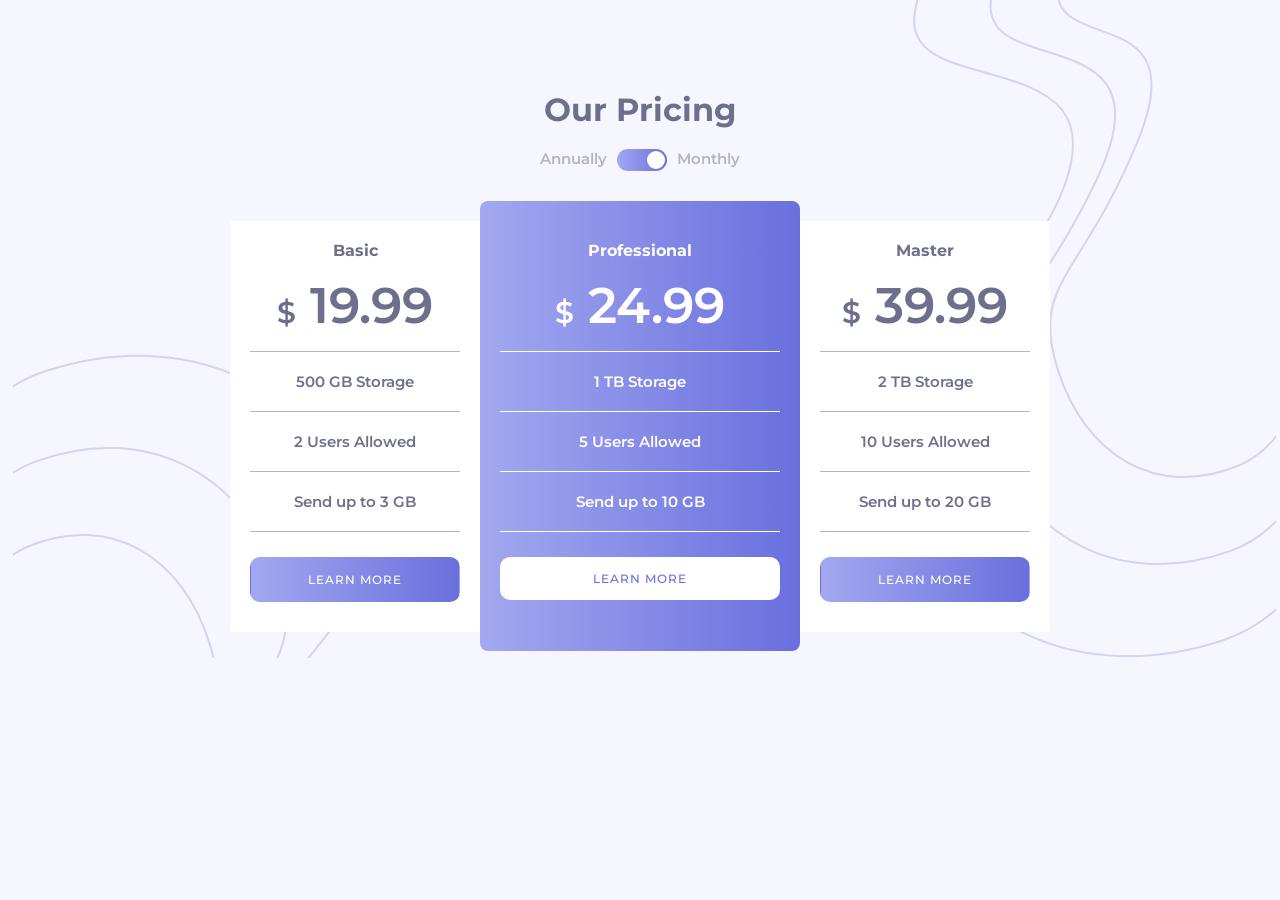
<file: index.html>
<!DOCTYPE html>
<html lang="en">
<head>
    <meta charset="UTF-8">
    <meta name="viewport" content="width=device-width, initial-scale=1.0">
    <title>Pricing Componet with toggle</title>
    <link rel="icon" type="image/png" sizes="32x32" href="./images/favicon-32x32.png">
    <link rel="stylesheet" href="style.css">
    <link rel="preconnect" href="https://fonts.googleapis.com">
<link rel="preconnect" href="https://fonts.gstatic.com" crossorigin>
<link href="https://fonts.googleapis.com/css2?family=Montserrat:ital,wght@0,100..900;1,100..900&display=swap" rel="stylesheet">
</head>
<body>

    <img id="top-svg" src="images/bg-top.svg" alt="">
    <img id="bottom-svg" src="images/bg-bottom.svg" alt="">
    <div id="container">
        

        <!-- HEADING -->
        <h1>Our Pricing</h1>
        <div class="range">
            <span class="period">Annually</span>
            <label class="toggle-btn">
                <input type="checkbox" checked>
                <span class="slider round" onclick="toggle()"></span>
            </label>

            <div class="toggle"></div>
            
            <span class="period">Monthly</span>
        </div>

    

        <!-- ANNUALLY -->
        <div id="annual-plans">
            <div id="cards">
                <div class="basic">
                    <div class="card-1">
                        <h4>Basic</h4>
                        <div class="amount">
                            <span class="currency">$</span>
                            <span class="price">19.99</span>
                        </div>
                        
                        <p>500 GB Storage</p>
                        <p>2 Users Allowed</p>
                        <p>Send up to 3 GB</p>
                        <button>Learn More</button>
                    </div>
                </div>
                
    
                <div id="Professional-card">
                    <h4>Professional</h4>
                    <div class="amount-1">
                        <span class="currency">$</span>
                        <span class="price">24.99</span>
                    </div>
                    <p>1 TB Storage</p>
                    <p>5 Users Allowed</p>
                    <p>Send up to 10 GB</p>
                    <button>Learn More</button>
                </div>
                 
                <div class="master">
                    <div class="card-1">
                        <h4>Master</h4>
                        <div class="amount">
                            <span class="currency">$</span>
                            <span class="price">39.99</span>
                        </div>
                        <p>2 TB Storage</p>
                        <p>10 Users Allowed</p>
                        <p>Send up to 20 GB</p>
                        <button>Learn More</button>
                    </div>
                </div>
                
            </div>
        </div>
        

        

        

    </div>
    <script src="main.js">

    </script>
</body>
</html>
</file>
<file: style.css>
* {
    margin: 0;
    padding: 0;
    box-sizing: border-box;
    font-family: "Montserrat", sans-serif;
}

body {
    height: 100vh;
    background-color: hsl(240, 78%, 98%);
    text-align: center;
    
}

::selection {
    color: hsl(233, 13%, 49%);
}

#top-svg {
    position: relative;
    left: 49%;
    animation: bounce 0.8s; 
    animation-direction: alternate; 
    animation-iteration-count: infinite;
    
}

@keyframes bounce {
    from {transform: translateY(-5px)};
    to {transform: translateY(5px);}
}

#bottom-svg {
    position: relative;
    right: 50%;
    animation: bounce 0.8s; 
    animation-direction: alternate; 
    animation-iteration-count: infinite;
    
}


#container {
    position: absolute;
    top: 10%;
    width: 100%;
}

#container h1 {
    color: hsl(233, 13%, 49%);
}

.period {
    color: hsl(234, 14%, 74%);
    font-size: 15px;
    font-weight: 600;
}


.range {
    width: 200px;
    display: flex;
   justify-content: center;
   margin: 20px auto;

}

.toggle-btn {
    width: 50px;
    height: 22px;
    margin: 0 auto;
    position: relative;
    display: inline-block;
}

.toggle-btn input{
   width: 0;
   height: 0;
   opacity: 0;
}

.slider {
    position: absolute;
    cursor: pointer;
    top: 0;
    left: 0;
    right: 0;
    bottom: 0;
    -webkit-transition: 0.4s;
    transition: 0.4s;
    background-image: linear-gradient(to right, hsl(236, 72%, 79%), hsl(237, 63%, 64%));
    border-radius: 20px;
    
}

.slider::before {
    position: absolute;
    content: "";
    width: 18px;
    height: 18px;
    left: 2px;
    background-color: #fff;
    bottom: 2px;
    -webkit-transition: 0.4s;
    transition: 0.4s;
    border-radius: 50%;
}

input:checked + .slider::before {
    -webkit-transform: translateX(28px);
    -ms-transform: translateX(28px);
    transform: translateX(28px);
}

#cards {
    display: flex;
    justify-content: center;
   align-items: center;
   margin: 30px 0;
}

.card-1 {
    width: 100%;
    min-width: 250px;
    background-color: #fff ;
    text-align: center;
    padding: 20px;
    
}

.basic {
    border-top-left-radius: 10px;
    border-bottom-left-radius: 10px;
}

.master {
    border-top-right-radius: 10px;
    border-bottom-right-radius: 10px;
}

.card-1 h4 {
    color: hsl(233, 13%, 49%);
}

.amount {
    font-weight: 600;
    color: hsl(233, 13%, 49%);
    font-size: clamp(30px, 4vw, 50px);
    padding: 15px;
    border-bottom: 1px solid  hsl(234, 14%, 74%);
}

.amount .currency {
    font-size: clamp(20px, 4vw, 30px);
}

.card-1 p {
    font-size: 15px;
    color: hsl(233, 13%, 49%);
    font-weight: 600;
    padding: 20px;
    border-bottom: .5px solid  hsl(234, 14%, 74%);
}

.card-1 button {
    width: 100%;
    padding: 14px;
    font-size: 12px;
    letter-spacing: 1px;
    text-transform: uppercase;
    background-image: linear-gradient(to right, hsl(236, 72%, 79%), hsl(237, 63%, 64%));
    border: .2px solid transparent;
    cursor: pointer;
    border-radius: 10px;
    color: #fff;
    font-weight: 500;
    margin: 25px 0 10px 0;
    animation: bounce 1.0s; 
    animation-direction: alternate; 
    animation-iteration-count: infinite;
}   


.card-1 button:active , .card-1 button:hover{
    border: 1px solid hsl(236, 72%, 79%);
    color: hsl(236, 72%, 79%);
    background-image: inherit;
    background-color: #fff;
    transition: 0.5s ease;
}


.card-1:hover .card-1 button {
    width: 100%;
    padding: 14px;
    font-size: 12px;
    letter-spacing: 1px;
    text-transform: uppercase;
    background-color: #fff;
    border: none;
    cursor: pointer;
    border-radius: 10px;
    color: hsl(237, 63%, 64%);
    font-weight: 500;
    margin: 25px 0 10px 0;
    transition: 0.5s ease;
}

#Professional-card {
    width: 320px;
    background-image: linear-gradient(to right, hsl(236, 72%, 79%), hsl(237, 63%, 64%));
    text-align: center;
    padding: 40px 20px 20px 20px ;
    height: 450px;
    border-radius: 8px;
    
}

#Professional-card h4 {
    color: #fff;
}

.amount-1 {
    font-weight: 600;
    color: #fff;
    font-size: clamp(30px, 4vw, 50px);
    padding: 15px;
    border-bottom: 1px solid  #fff;
}

.amount-1 .currency {
    font-size: clamp(20px, 4vw, 30px);
}

#Professional-card p{
    font-size: 15px;
    color: #fff;
    font-weight: 600;
    padding: 20px;
    border-bottom: .5px solid  #fff;
}

#Professional-card button {
    width: 100%;
    padding: 14px;
    font-size: 12px;
    letter-spacing: 1px;
    text-transform: uppercase;
    background-color: #fff;
    border: none;
    cursor: pointer;
    border-radius: 10px;
    color: hsl(237, 63%, 64%);
    font-weight: 500;
    margin: 25px 0 10px 0;
    animation: bounce 1.0s; 
    animation-direction: alternate; 
    animation-iteration-count: infinite;
}    

#Professional-card button:active , #Professional-card button:hover{
    border: 1px solid #fff;
    color: #fff;
    background-image: inherit;
    transition: 0.5s ease;
}

#monthly-plans {
    display: none;
}


@media screen and (max-width: 767px) {

    #conatiner {
        margin: 50px;
    }

    #cards {
        display: block;
        width: 100%;
    }

    #top-svg {
        overflow: hidden;
        position: fixed;
    }

    .card-1 {
        width: 90%;
       margin: 40px 20px;
        
    }

    #Professional-card {
        width: 90%;
        margin: 20px;
        
        height: auto;
        
    }
    
    #bottom-svg {
        position: fixed;
        overflow: hidden;
        bottom: 0;
    }
}

@media screen and (min-width: 767px) and (max-width: 1026px) {
   #container {
        width: 100%;
        
   }

   .basic .card-1 {
    width: 100%;
   }
   .card-1 {
    width: 250px;
   }

   #Professional-card {
     width: 250px;
   }
}
</file>
